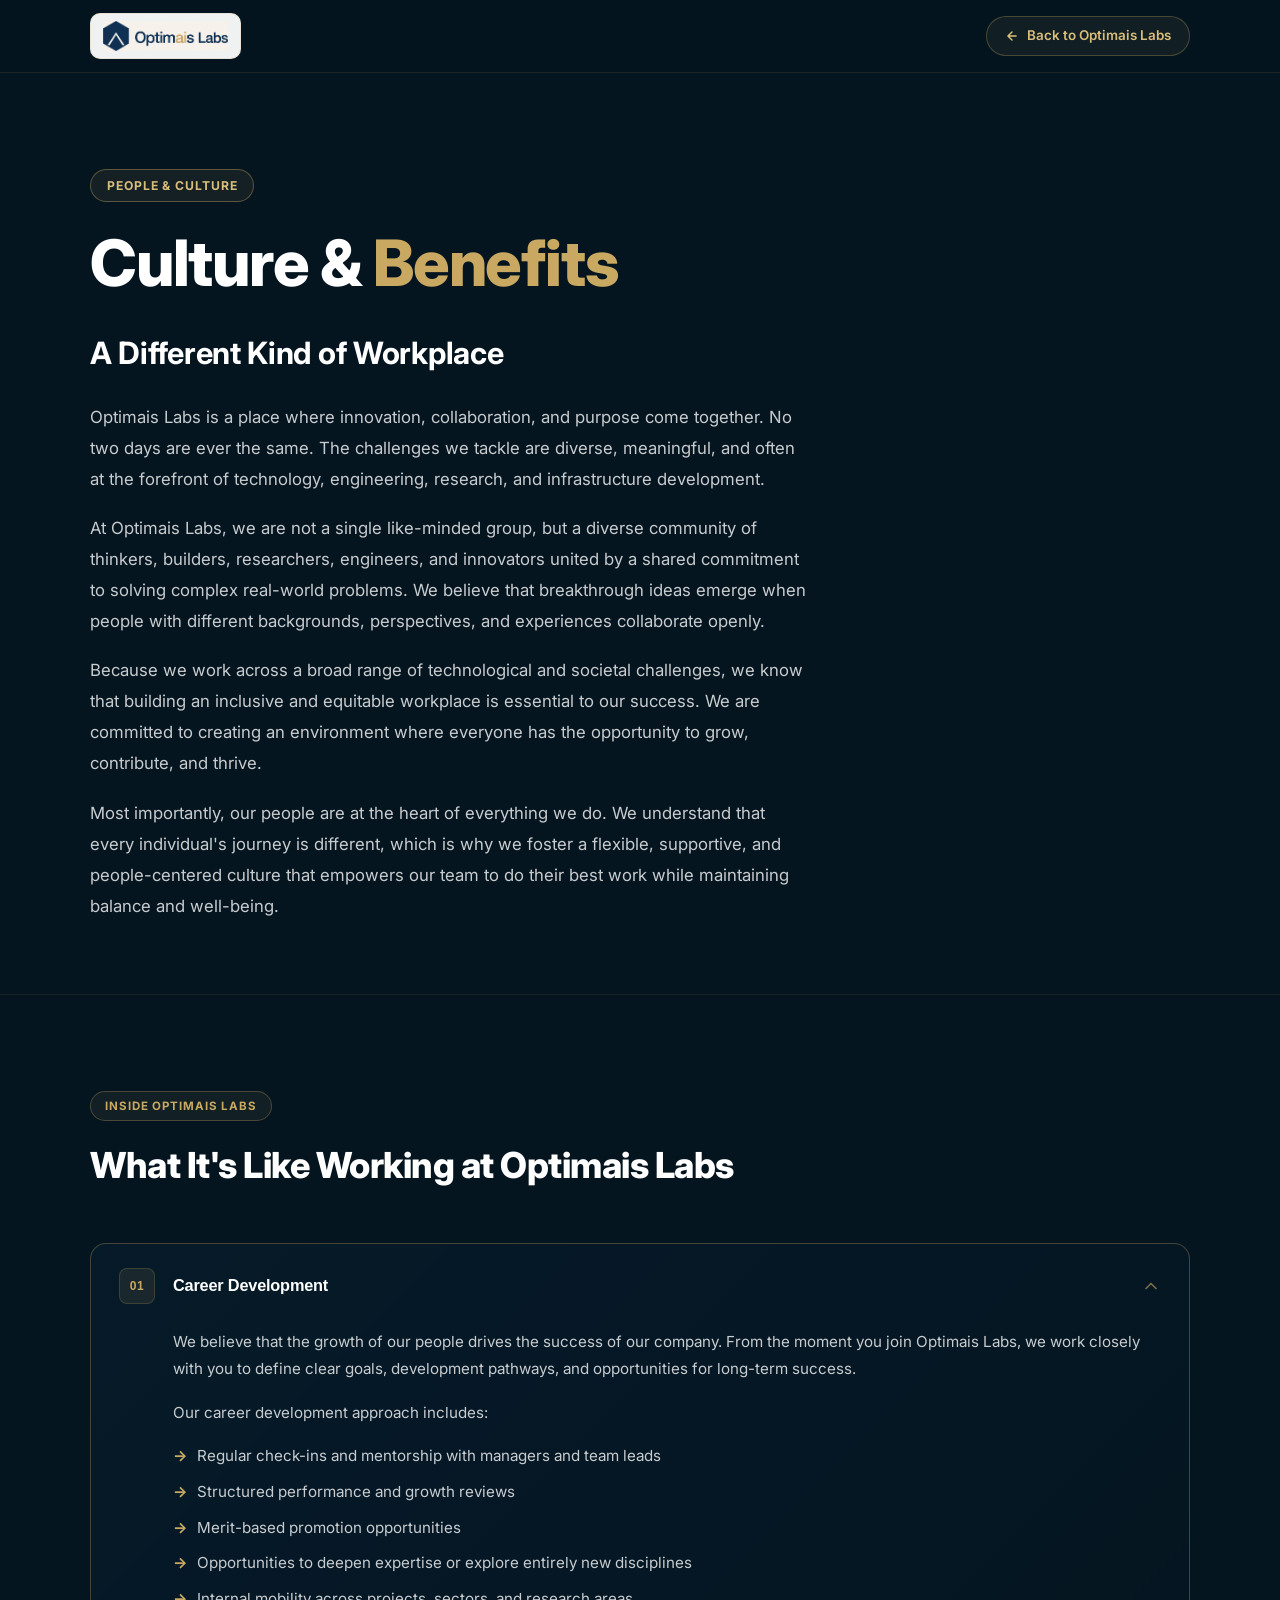
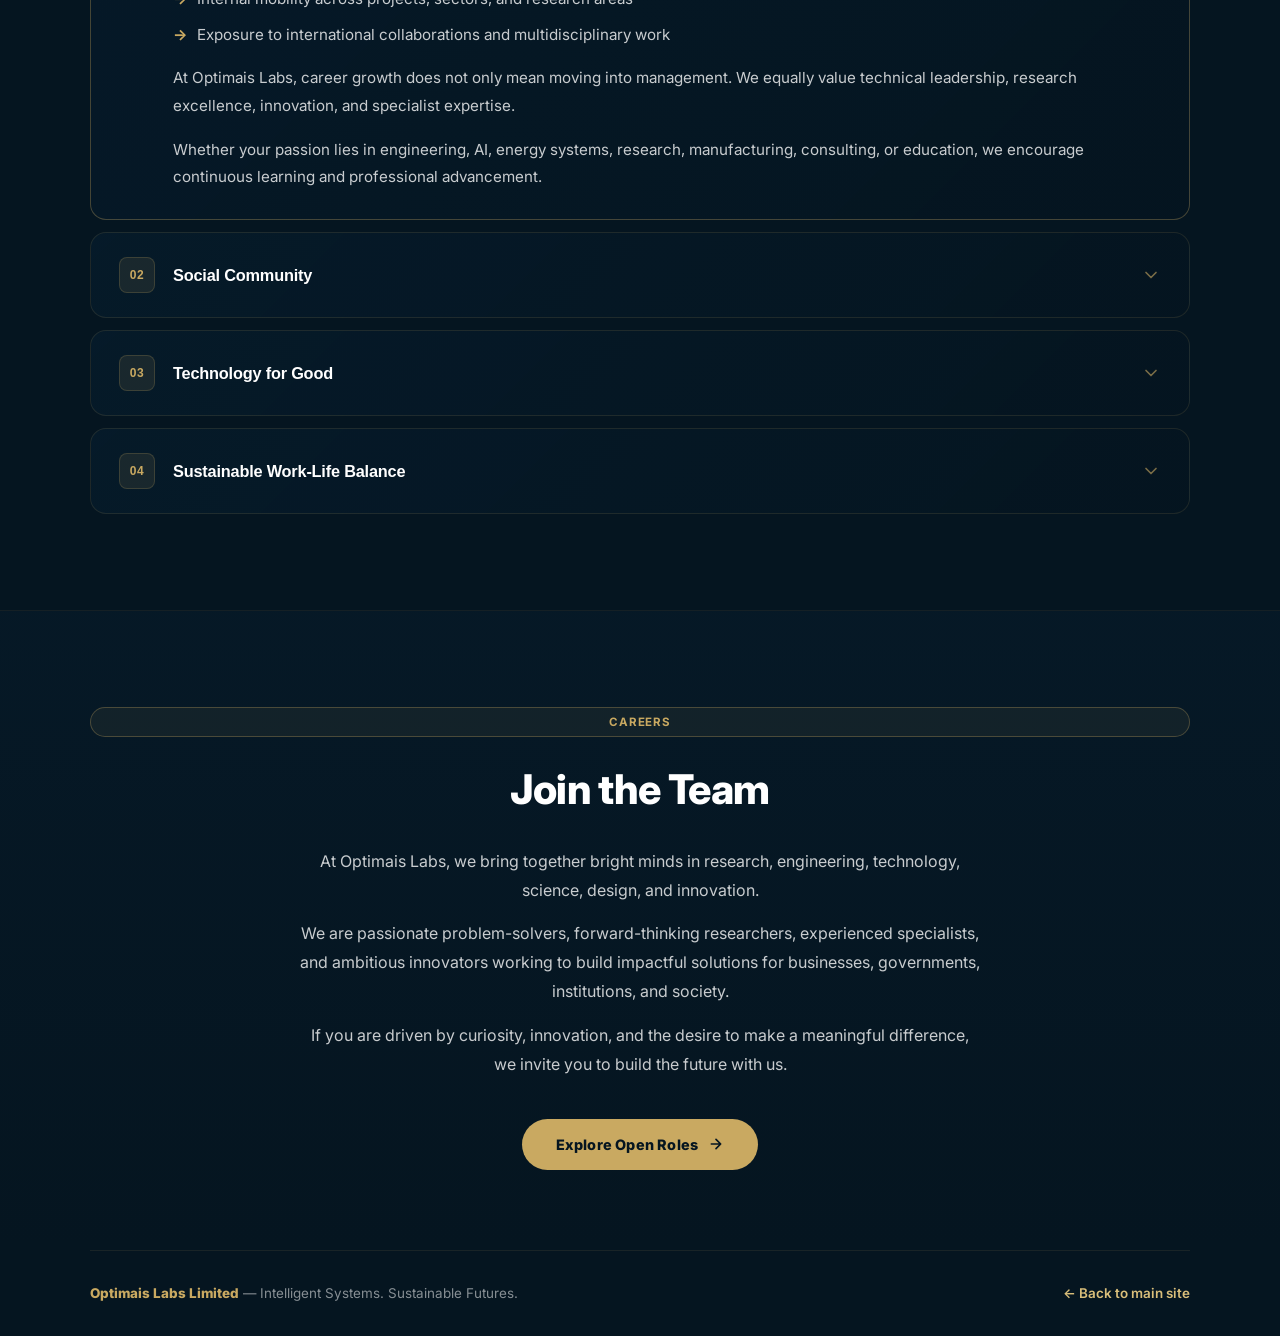
<file: public/culture-benefits.html>
<!doctype html>
<html lang="en">
  <head>
    <meta charset="utf-8">
    <meta name="viewport" content="width=device-width, initial-scale=1">
    <meta name="description" content="Culture and Benefits at Optimais Labs Limited — a people-centered workplace built on innovation, collaboration, and purpose.">
    <title>Culture &amp; Benefits | Optimais Labs Limited</title>
    <link rel="preconnect" href="https://fonts.googleapis.com">
    <link rel="preconnect" href="https://fonts.gstatic.com" crossorigin>
    <link href="https://fonts.googleapis.com/css2?family=Inter:wght@400;500;600;700;800&display=swap" rel="stylesheet">
    <style>
      :root {
        --black:   #051520;
        --white:   #ffffff;
        --gold:         #C9A961;
        --gold-light:   #d9be7a;
        --navy:         #0B2D4A;
        --muted:        rgba(255, 255, 255, 0.52);
        --muted-2:      rgba(255, 255, 255, 0.78);
        --card-border:  rgba(255, 255, 255, 0.09);
        --radius:    10px;
        --radius-lg: 16px;
      }

      * { box-sizing: border-box; }
      html { scroll-behavior: smooth; }
      body {
        margin: 0;
        background: var(--black);
        color: var(--white);
        font-family: "Inter", "Helvetica Neue", Arial, sans-serif;
        line-height: 1.6;
        -webkit-font-smoothing: antialiased;
      }
      a { color: inherit; text-decoration: none; }
      img { display: block; max-width: 100%; }
      h1,h2,h3,p { margin-top: 0; }

      .shell { width: min(1100px, calc(100% - 48px)); margin: 0 auto; }

      /* ─── HEADER ─── */
      .site-header {
        position: sticky; top: 0; z-index: 20;
        border-bottom: 1px solid rgba(201,169,97,0.12);
        background: rgba(5,21,32,0.92);
        backdrop-filter: blur(22px);
      }
      .nav {
        display: flex; align-items: center; justify-content: space-between;
        min-height: 72px; gap: 16px;
      }
      .brand {
        display: inline-flex; align-items: center; height: 46px;
        padding: 7px 12px; border-radius: var(--radius);
        border: 1px solid rgba(201,169,97,0.2);
        background: rgba(255,255,255,0.94); gap: 10px;
      }
      .brand img { height: 30px; width: auto; }
      .back-link {
        display: inline-flex; align-items: center; gap: 8px;
        padding: 8px 18px; border-radius: 999px;
        border: 1px solid rgba(201,169,97,0.3);
        background: rgba(201,169,97,0.07);
        color: var(--gold-light); font-size: 0.84rem; font-weight: 600;
        transition: background 0.2s;
      }
      .back-link:hover { background: rgba(201,169,97,0.15); }

      /* ─── HERO ─── */
      .cb-hero {
        padding: 96px 0 72px;
        border-bottom: 1px solid rgba(201,169,97,0.08);
      }
      .eyebrow {
        display: inline-flex; align-items: center; gap: 8px;
        margin: 0 0 28px; padding: 6px 16px; border-radius: 999px;
        border: 1px solid rgba(201,169,97,0.4);
        background: rgba(201,169,97,0.08);
        color: var(--gold-light); font-size: 0.76rem; font-weight: 700;
        text-transform: uppercase; letter-spacing: 0.9px;
      }
      .cb-hero h1 {
        max-width: 760px; margin-bottom: 28px;
        font-size: clamp(2.4rem,5vw,4.2rem);
        line-height: 1.04; font-weight: 800; letter-spacing: -1.2px;
      }
      .cb-hero h1 span { color: var(--gold); }
      .cb-hero .lead {
        max-width: 720px; color: var(--muted-2);
        font-size: 1.05rem; line-height: 1.85;
      }
      .cb-hero .lead p { margin-bottom: 18px; }
      .cb-hero .lead p:last-child { margin-bottom: 0; }

      /* ─── WHAT IT'S LIKE ─── */
      .section-label {
        display: inline-block; margin-bottom: 16px; padding: 5px 14px;
        border-radius: 999px; border: 1px solid rgba(201,169,97,0.3);
        background: rgba(201,169,97,0.07); color: var(--gold);
        font-size: 0.72rem; font-weight: 700;
        text-transform: uppercase; letter-spacing: 0.9px;
      }
      .like-section { padding: 96px 0; border-bottom: 1px solid rgba(201,169,97,0.08); }
      .like-section > .shell > h2 {
        margin-bottom: 48px;
        font-size: clamp(1.7rem,2.8vw,2.6rem);
        font-weight: 800; letter-spacing: -0.5px;
      }

      /* ─── ACCORDION ─── */
      .cb-accordion { display: flex; flex-direction: column; gap: 12px; }

      .cb-item {
        border: 1px solid rgba(201,169,97,0.13);
        border-radius: var(--radius-lg);
        background: linear-gradient(135deg, rgba(11,45,74,0.22), rgba(5,21,32,0.3));
        overflow: hidden;
        transition: border-color 0.2s;
      }
      .cb-item:has(.cb-panel.open) { border-color: rgba(201,169,97,0.32); }

      .cb-trigger {
        display: flex; align-items: center; justify-content: space-between;
        width: 100%; padding: 24px 28px; background: none; border: none;
        color: var(--white); cursor: pointer; text-align: left; gap: 16px;
        transition: background 0.18s;
      }
      .cb-trigger:hover { background: rgba(201,169,97,0.06); }

      .cb-trigger-left { display: flex; align-items: center; gap: 18px; }
      .cb-trigger-num {
        width: 36px; height: 36px; border-radius: 8px; flex-shrink: 0;
        background: rgba(201,169,97,0.1); border: 1px solid rgba(201,169,97,0.2);
        display: flex; align-items: center; justify-content: center;
        font-size: 0.75rem; font-weight: 800; color: var(--gold); letter-spacing: 0.5px;
      }
      .cb-trigger h3 {
        margin: 0; font-size: 1.02rem; font-weight: 700; letter-spacing: -0.2px;
      }

      .cb-chevron {
        flex-shrink: 0; transition: transform 0.3s;
        color: rgba(201,169,97,0.6);
      }
      .cb-panel.open ~ .cb-trigger .cb-chevron,
      .cb-item.open .cb-chevron { transform: rotate(180deg); }

      .cb-panel {
        display: grid; grid-template-rows: 0fr;
        transition: grid-template-rows 0.35s ease;
      }
      .cb-panel.open { grid-template-rows: 1fr; }
      .cb-panel > div { overflow: hidden; }

      .cb-panel-body {
        padding: 0 28px 28px 82px;
        color: var(--muted-2); font-size: 0.95rem; line-height: 1.82;
      }
      .cb-panel-body p { margin-bottom: 16px; }
      .cb-panel-body p:last-child { margin-bottom: 0; }
      .cb-panel-body ul {
        margin: 12px 0 16px 0; padding-left: 0; list-style: none;
        display: flex; flex-direction: column; gap: 8px;
      }
      .cb-panel-body ul li {
        display: flex; align-items: baseline; gap: 10px;
        color: var(--muted-2);
      }
      .cb-panel-body ul li::before {
        content: '→'; color: var(--gold); font-weight: 700; flex-shrink: 0;
      }

      /* ─── JOIN SECTION ─── */
      .join-section {
        padding: 96px 0 80px;
        text-align: center;
        background: linear-gradient(180deg, rgba(11,45,74,0.15) 0%, transparent 100%);
      }
      .join-section h2 {
        max-width: 640px; margin: 0 auto 24px;
        font-size: clamp(1.8rem,3.2vw,3rem);
        font-weight: 800; letter-spacing: -0.6px;
      }
      .join-section .lead {
        max-width: 680px; margin: 0 auto 40px;
        color: var(--muted-2); font-size: 1rem; line-height: 1.82;
      }
      .join-section .lead p { margin-bottom: 14px; }
      .join-section .lead p:last-child { margin-bottom: 0; }
      .join-btn {
        display: inline-flex; align-items: center; gap: 10px;
        padding: 14px 34px; border-radius: 999px;
        background: var(--gold); color: var(--black);
        font-size: 0.9rem; font-weight: 800; letter-spacing: 0.2px;
        border: none; cursor: pointer;
        transition: background 0.2s, transform 0.15s;
        text-decoration: none;
      }
      .join-btn:hover { background: var(--gold-light); transform: translateY(-2px); }

      /* ─── FOOTER ─── */
      .dt-footer {
        padding: 32px 0;
        border-top: 1px solid rgba(201,169,97,0.1);
        display: flex; align-items: center; justify-content: space-between;
        flex-wrap: wrap; gap: 16px;
        color: var(--muted); font-size: 0.84rem;
      }
      .footer-mark { color: var(--gold); font-weight: 800; }

      @media (max-width: 680px) {
        .shell { width: calc(100% - 28px); }
        .cb-panel-body { padding: 0 20px 24px 20px; }
        .cb-trigger { padding: 20px; }
        .cb-trigger-left { gap: 12px; }
      }
    </style>
  </head>
  <body>

    <header class="site-header">
      <nav class="shell nav">
        <a class="brand" href="index.html" aria-label="Optimais Labs home">
          <img src="brand_assets/optimaislabs.png" alt="Optimais Labs">
        </a>
        <a href="index.html" class="back-link">
          <svg width="14" height="14" viewBox="0 0 24 24" fill="none" stroke="currentColor" stroke-width="2.5" stroke-linecap="round" stroke-linejoin="round"><path d="M19 12H5M12 19l-7-7 7-7"/></svg>
          Back to Optimais Labs
        </a>
      </nav>
    </header>

    <main>

      <!-- ─── HERO ─── -->
      <section class="cb-hero">
        <div class="shell">
          <p class="eyebrow">People &amp; Culture</p>
          <h1>Culture &amp; <span>Benefits</span></h1>
          <div class="lead">
            <h2 style="font-size:clamp(1.4rem,2.4vw,2rem);font-weight:700;margin-bottom:20px;letter-spacing:-0.3px;color:var(--white);">A Different Kind of Workplace</h2>
            <p>Optimais Labs is a place where innovation, collaboration, and purpose come together. No two days are ever the same. The challenges we tackle are diverse, meaningful, and often at the forefront of technology, engineering, research, and infrastructure development.</p>
            <p>At Optimais Labs, we are not a single like-minded group, but a diverse community of thinkers, builders, researchers, engineers, and innovators united by a shared commitment to solving complex real-world problems. We believe that breakthrough ideas emerge when people with different backgrounds, perspectives, and experiences collaborate openly.</p>
            <p>Because we work across a broad range of technological and societal challenges, we know that building an inclusive and equitable workplace is essential to our success. We are committed to creating an environment where everyone has the opportunity to grow, contribute, and thrive.</p>
            <p>Most importantly, our people are at the heart of everything we do. We understand that every individual's journey is different, which is why we foster a flexible, supportive, and people-centered culture that empowers our team to do their best work while maintaining balance and well-being.</p>
          </div>
        </div>
      </section>

      <!-- ─── WHAT IT'S LIKE ─── -->
      <section class="like-section">
        <div class="shell">
          <p class="section-label">Inside Optimais Labs</p>
          <h2>What It's Like Working at Optimais Labs</h2>

          <div class="cb-accordion">

            <!-- Career Development -->
            <div class="cb-item open" id="item-career">
              <button class="cb-trigger" type="button" aria-expanded="true" onclick="toggleCB('item-career')">
                <div class="cb-trigger-left">
                  <div class="cb-trigger-num">01</div>
                  <h3>Career Development</h3>
                </div>
                <svg class="cb-chevron" width="20" height="20" viewBox="0 0 24 24" fill="none" stroke="currentColor" stroke-width="2" stroke-linecap="round" stroke-linejoin="round"><path d="M6 9l6 6 6-6"/></svg>
              </button>
              <div class="cb-panel open" id="panel-career">
                <div>
                  <div class="cb-panel-body">
                    <p>We believe that the growth of our people drives the success of our company. From the moment you join Optimais Labs, we work closely with you to define clear goals, development pathways, and opportunities for long-term success.</p>
                    <p>Our career development approach includes:</p>
                    <ul>
                      <li>Regular check-ins and mentorship with managers and team leads</li>
                      <li>Structured performance and growth reviews</li>
                      <li>Merit-based promotion opportunities</li>
                      <li>Opportunities to deepen expertise or explore entirely new disciplines</li>
                      <li>Internal mobility across projects, sectors, and research areas</li>
                      <li>Exposure to international collaborations and multidisciplinary work</li>
                    </ul>
                    <p>At Optimais Labs, career growth does not only mean moving into management. We equally value technical leadership, research excellence, innovation, and specialist expertise.</p>
                    <p>Whether your passion lies in engineering, AI, energy systems, research, manufacturing, consulting, or education, we encourage continuous learning and professional advancement.</p>
                  </div>
                </div>
              </div>
            </div>

            <!-- Social Community -->
            <div class="cb-item" id="item-social">
              <button class="cb-trigger" type="button" aria-expanded="false" onclick="toggleCB('item-social')">
                <div class="cb-trigger-left">
                  <div class="cb-trigger-num">02</div>
                  <h3>Social Community</h3>
                </div>
                <svg class="cb-chevron" width="20" height="20" viewBox="0 0 24 24" fill="none" stroke="currentColor" stroke-width="2" stroke-linecap="round" stroke-linejoin="round"><path d="M6 9l6 6 6-6"/></svg>
              </button>
              <div class="cb-panel" id="panel-social">
                <div>
                  <div class="cb-panel-body">
                    <p>We believe strong teams are built through meaningful human connections. Optimais Labs fosters an active and engaging social culture where employees can collaborate, connect, and unwind beyond project work.</p>
                    <p>Throughout the year, we support a variety of social and community activities, including:</p>
                    <ul>
                      <li>Team gatherings and networking events</li>
                      <li>Innovation workshops and hackathons</li>
                      <li>Sports and wellness activities</li>
                      <li>Game nights and informal meetups</li>
                      <li>Community outreach initiatives</li>
                      <li>Professional and cultural events</li>
                    </ul>
                    <p>We encourage employees to bring new ideas and initiatives to the community, helping shape a vibrant and inclusive workplace culture.</p>
                  </div>
                </div>
              </div>
            </div>

            <!-- Technology for Good -->
            <div class="cb-item" id="item-tech">
              <button class="cb-trigger" type="button" aria-expanded="false" onclick="toggleCB('item-tech')">
                <div class="cb-trigger-left">
                  <div class="cb-trigger-num">03</div>
                  <h3>Technology for Good</h3>
                </div>
                <svg class="cb-chevron" width="20" height="20" viewBox="0 0 24 24" fill="none" stroke="currentColor" stroke-width="2" stroke-linecap="round" stroke-linejoin="round"><path d="M6 9l6 6 6-6"/></svg>
              </button>
              <div class="cb-panel" id="panel-tech">
                <div>
                  <div class="cb-panel-body">
                    <p>At Optimais Labs, we believe technology should be a force for positive impact. Innovation should not only advance industries, but also improve lives, strengthen communities, and support a more sustainable future.</p>
                    <p>Our mission is to develop and apply technology responsibly across areas such as:</p>
                    <ul>
                      <li>Artificial intelligence and intelligent systems</li>
                      <li>Renewable energy and sustainable infrastructure</li>
                      <li>Advanced manufacturing and automation</li>
                      <li>Research and education</li>
                      <li>Data-driven decision-making and optimization</li>
                    </ul>
                    <p>We strive to help both our organization and our partners create solutions that generate meaningful economic, social, and environmental value.</p>
                  </div>
                </div>
              </div>
            </div>

            <!-- Work-Life Balance -->
            <div class="cb-item" id="item-balance">
              <button class="cb-trigger" type="button" aria-expanded="false" onclick="toggleCB('item-balance')">
                <div class="cb-trigger-left">
                  <div class="cb-trigger-num">04</div>
                  <h3>Sustainable Work-Life Balance</h3>
                </div>
                <svg class="cb-chevron" width="20" height="20" viewBox="0 0 24 24" fill="none" stroke="currentColor" stroke-width="2" stroke-linecap="round" stroke-linejoin="round"><path d="M6 9l6 6 6-6"/></svg>
              </button>
              <div class="cb-panel" id="panel-balance">
                <div>
                  <div class="cb-panel-body">
                    <p>We recognize that exceptional work happens when people are supported, trusted, and given flexibility.</p>
                    <p>Optimais Labs promotes a healthy and sustainable work culture by encouraging:</p>
                    <ul>
                      <li>Flexible working arrangements</li>
                      <li>Respect for personal time and well-being</li>
                      <li>Balanced workloads and realistic expectations</li>
                      <li>Comfortable and collaborative work environments</li>
                      <li>Hybrid and remote collaboration where appropriate</li>
                    </ul>
                    <p>We maintain a professional yet relaxed atmosphere where individuals can feel comfortable, creative, and productive. Across our workspaces, we aim to provide environments that support both collaboration and focused independent work.</p>
                  </div>
                </div>
              </div>
            </div>

          </div>
        </div>
      </section>

      <!-- ─── JOIN THE TEAM ─── -->
      <section class="join-section">
        <div class="shell">
          <p class="section-label" style="display:block;text-align:center;margin-bottom:20px;">Careers</p>
          <h2>Join the Team</h2>
          <div class="lead">
            <p>At Optimais Labs, we bring together bright minds in research, engineering, technology, science, design, and innovation.</p>
            <p>We are passionate problem-solvers, forward-thinking researchers, experienced specialists, and ambitious innovators working to build impactful solutions for businesses, governments, institutions, and society.</p>
            <p>If you are driven by curiosity, innovation, and the desire to make a meaningful difference, we invite you to build the future with us.</p>
          </div>
          <a href="index.html" class="join-btn">
            Explore Open Roles
            <svg width="16" height="16" viewBox="0 0 24 24" fill="none" stroke="currentColor" stroke-width="2.5" stroke-linecap="round" stroke-linejoin="round"><path d="M5 12h14M12 5l7 7-7 7"/></svg>
          </a>
        </div>
      </section>

    </main>

    <footer class="shell dt-footer">
      <span><span class="footer-mark">Optimais Labs Limited</span> — Intelligent Systems. Sustainable Futures.</span>
      <a href="index.html" style="color:var(--gold-light);font-weight:600;">← Back to main site</a>
    </footer>

    <script>
      function toggleCB(itemId) {
        var item = document.getElementById(itemId);
        var panelId = 'panel-' + itemId.replace('item-', '');
        var panel = document.getElementById(panelId);
        var trigger = item.querySelector('.cb-trigger');
        var isOpen = panel.classList.contains('open');

        // Close all
        document.querySelectorAll('.cb-panel').forEach(function(p) { p.classList.remove('open'); });
        document.querySelectorAll('.cb-item').forEach(function(i) { i.classList.remove('open'); });
        document.querySelectorAll('.cb-trigger').forEach(function(t) { t.setAttribute('aria-expanded','false'); });

        // Open clicked if it was closed
        if (!isOpen) {
          panel.classList.add('open');
          item.classList.add('open');
          trigger.setAttribute('aria-expanded', 'true');
        }
      }
    </script>

  </body>
</html>
</file>
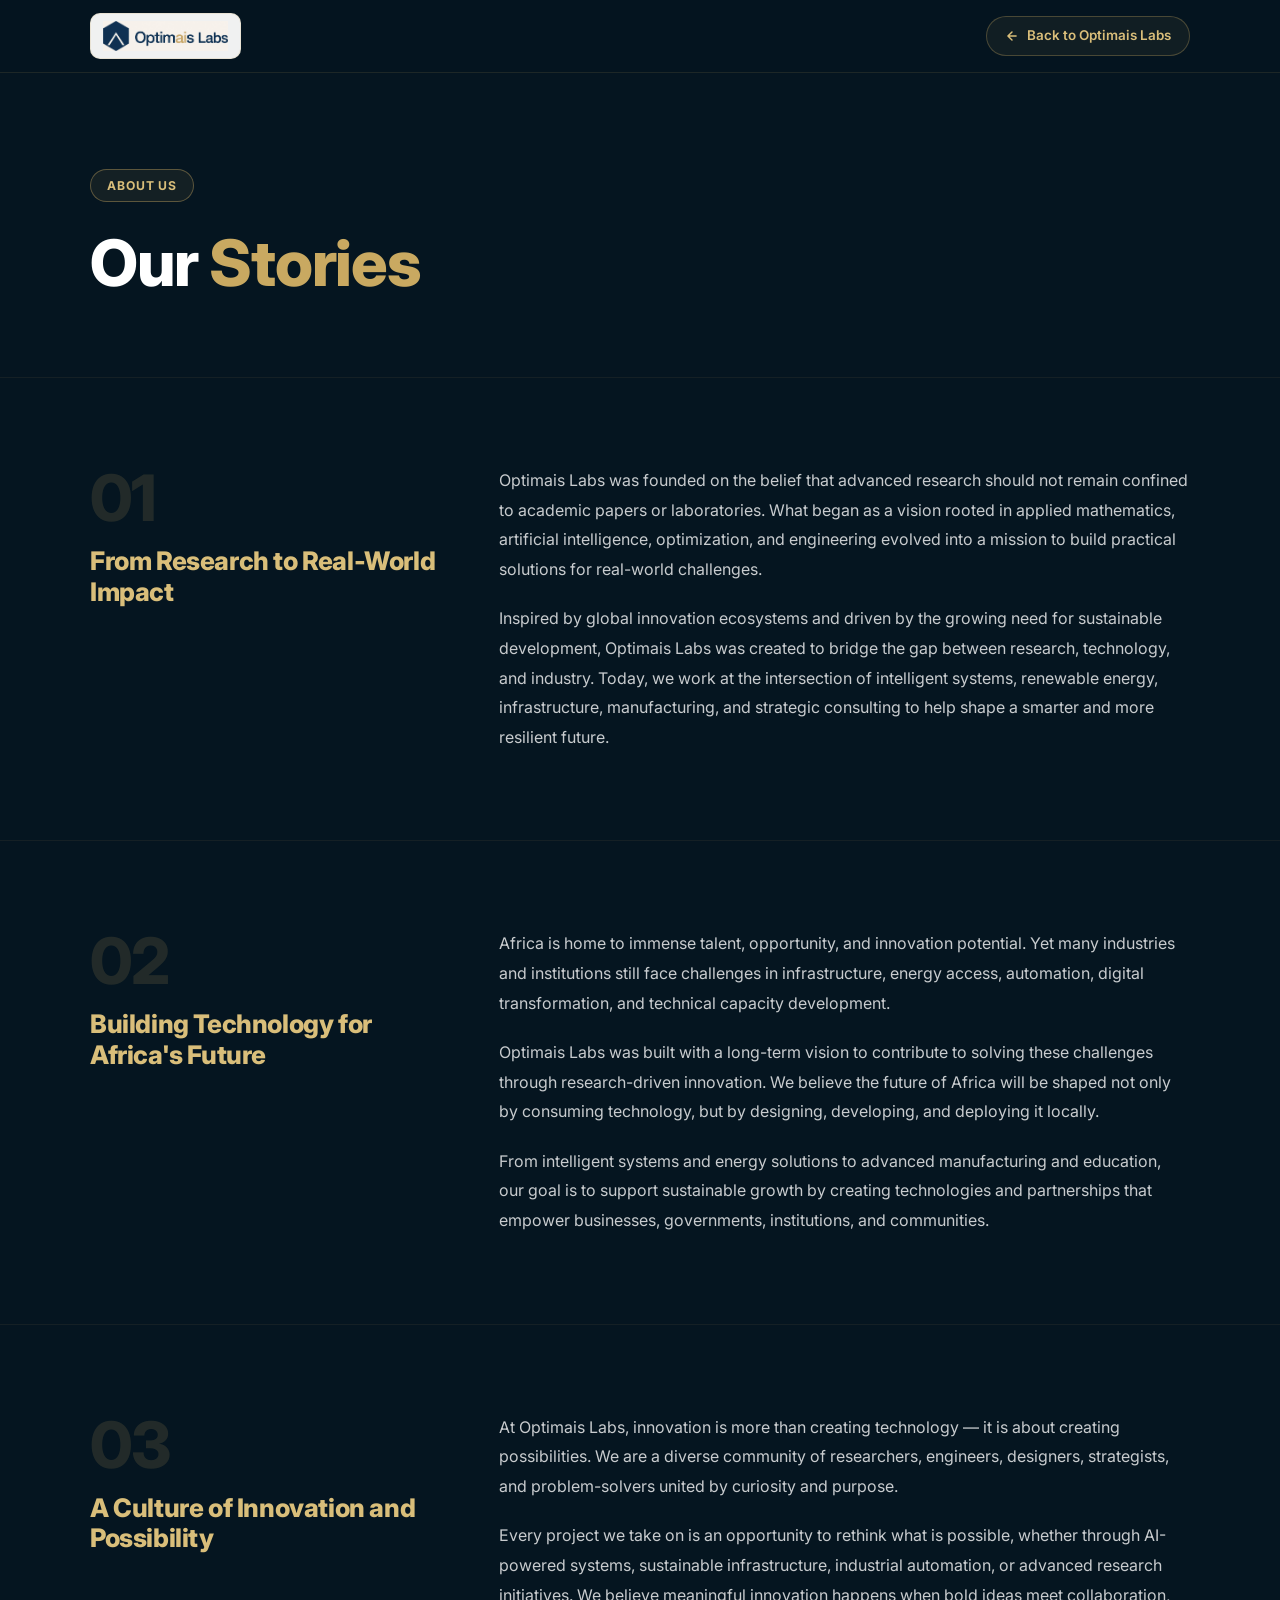
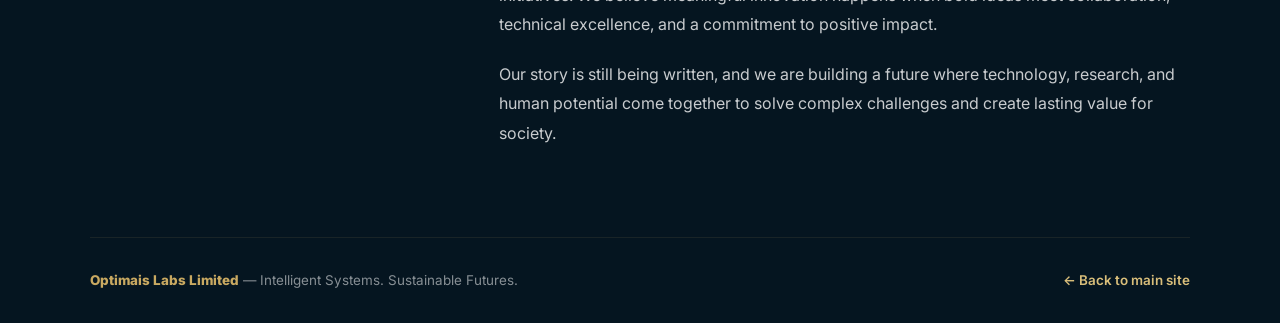
<file: public/our-stories.html>
<!doctype html>
<html lang="en">
  <head>
    <meta charset="utf-8">
    <meta name="viewport" content="width=device-width, initial-scale=1">
    <meta name="description" content="Our Stories — the Optimais Labs journey from research to real-world impact.">
    <title>Our Stories | Optimais Labs Limited</title>
    <link rel="preconnect" href="https://fonts.googleapis.com">
    <link rel="preconnect" href="https://fonts.gstatic.com" crossorigin>
    <link href="https://fonts.googleapis.com/css2?family=Inter:wght@400;500;600;700;800&display=swap" rel="stylesheet">
    <style>
      :root {
        --black:   #051520;
        --white:   #ffffff;
        --gold:         #C9A961;
        --gold-light:   #d9be7a;
        --navy:         #0B2D4A;
        --muted:        rgba(255, 255, 255, 0.52);
        --muted-2:      rgba(255, 255, 255, 0.78);
        --radius:    10px;
        --radius-lg: 16px;
      }

      * { box-sizing: border-box; }
      html { scroll-behavior: smooth; }
      body {
        margin: 0;
        background: var(--black);
        color: var(--white);
        font-family: "Inter", "Helvetica Neue", Arial, sans-serif;
        line-height: 1.6;
        -webkit-font-smoothing: antialiased;
      }
      a { color: inherit; text-decoration: none; }
      img { display: block; max-width: 100%; }
      h1,h2,h3,p { margin-top: 0; }

      .shell { width: min(1100px, calc(100% - 48px)); margin: 0 auto; }

      /* ─── HEADER ─── */
      .site-header {
        position: sticky; top: 0; z-index: 20;
        border-bottom: 1px solid rgba(201,169,97,0.12);
        background: rgba(5,21,32,0.92);
        backdrop-filter: blur(22px);
      }
      .nav {
        display: flex; align-items: center; justify-content: space-between;
        min-height: 72px; gap: 16px;
      }
      .brand {
        display: inline-flex; align-items: center; height: 46px;
        padding: 7px 12px; border-radius: var(--radius);
        border: 1px solid rgba(201,169,97,0.2);
        background: rgba(255,255,255,0.94); gap: 10px;
      }
      .brand img { height: 30px; width: auto; }
      .back-link {
        display: inline-flex; align-items: center; gap: 8px;
        padding: 8px 18px; border-radius: 999px;
        border: 1px solid rgba(201,169,97,0.3);
        background: rgba(201,169,97,0.07);
        color: var(--gold-light); font-size: 0.84rem; font-weight: 600;
        transition: background 0.2s;
      }
      .back-link:hover { background: rgba(201,169,97,0.15); }

      /* ─── HERO ─── */
      .os-hero {
        padding: 96px 0 80px;
        border-bottom: 1px solid rgba(201,169,97,0.08);
      }
      .eyebrow {
        display: inline-flex; align-items: center; gap: 8px;
        margin: 0 0 28px; padding: 6px 16px; border-radius: 999px;
        border: 1px solid rgba(201,169,97,0.4);
        background: rgba(201,169,97,0.08);
        color: var(--gold-light); font-size: 0.76rem; font-weight: 700;
        text-transform: uppercase; letter-spacing: 0.9px;
      }
      .os-hero h1 {
        max-width: 680px; margin-bottom: 0;
        font-size: clamp(2.4rem,5vw,4.2rem);
        line-height: 1.04; font-weight: 800; letter-spacing: -1.2px;
      }
      .os-hero h1 span { color: var(--gold); }

      /* ─── STORIES ─── */
      .story-block {
        padding: 88px 0;
        border-bottom: 1px solid rgba(201,169,97,0.08);
      }
      .story-block:last-of-type { border-bottom: none; }

      .story-inner {
        display: grid;
        grid-template-columns: 1fr 2fr;
        gap: 64px;
        align-items: start;
      }

      .story-label-col { position: sticky; top: 96px; }

      .section-label {
        display: inline-block; margin-bottom: 16px; padding: 5px 14px;
        border-radius: 999px; border: 1px solid rgba(201,169,97,0.3);
        background: rgba(201,169,97,0.07); color: var(--gold);
        font-size: 0.72rem; font-weight: 700;
        text-transform: uppercase; letter-spacing: 0.9px;
      }

      .story-num {
        font-size: 4rem; font-weight: 800; letter-spacing: -2px;
        color: rgba(201,169,97,0.15); line-height: 1;
        margin: 0 0 16px;
      }

      .story-label-col h2 {
        font-size: clamp(1.3rem,2vw,1.8rem); font-weight: 800;
        letter-spacing: -0.4px; line-height: 1.2;
        margin: 0;
        color: var(--gold-light);
      }

      .story-body {
        color: var(--muted-2); font-size: 1rem; line-height: 1.85;
      }
      .story-body p { margin-bottom: 20px; }
      .story-body p:last-child { margin-bottom: 0; }

      /* ─── FOOTER ─── */
      .dt-footer {
        padding: 32px 0;
        border-top: 1px solid rgba(201,169,97,0.1);
        display: flex; align-items: center; justify-content: space-between;
        flex-wrap: wrap; gap: 16px;
        color: var(--muted); font-size: 0.84rem;
      }
      .footer-mark { color: var(--gold); font-weight: 800; }

      @media (max-width: 860px) {
        .story-inner { grid-template-columns: 1fr; gap: 32px; }
        .story-label-col { position: static; }
        .story-num { font-size: 2.8rem; }
      }
      @media (max-width: 560px) {
        .shell { width: calc(100% - 28px); }
        .os-hero { padding: 72px 0 56px; }
      }
    </style>
  </head>
  <body>

    <header class="site-header">
      <nav class="shell nav">
        <a class="brand" href="index.html" aria-label="Optimais Labs home">
          <img src="brand_assets/optimaislabs.png" alt="Optimais Labs">
        </a>
        <a href="index.html" class="back-link">
          <svg width="14" height="14" viewBox="0 0 24 24" fill="none" stroke="currentColor" stroke-width="2.5" stroke-linecap="round" stroke-linejoin="round"><path d="M19 12H5M12 19l-7-7 7-7"/></svg>
          Back to Optimais Labs
        </a>
      </nav>
    </header>

    <main>

      <!-- ─── HERO ─── -->
      <section class="os-hero">
        <div class="shell">
          <p class="eyebrow">About Us</p>
          <h1>Our <span>Stories</span></h1>
        </div>
      </section>

      <!-- ─── STORY 1 ─── -->
      <section class="story-block">
        <div class="shell">
          <div class="story-inner">
            <div class="story-label-col">
              <p class="story-num">01</p>
              <h2>From Research to Real-World Impact</h2>
            </div>
            <div class="story-body">
              <p>Optimais Labs was founded on the belief that advanced research should not remain confined to academic papers or laboratories. What began as a vision rooted in applied mathematics, artificial intelligence, optimization, and engineering evolved into a mission to build practical solutions for real-world challenges.</p>
              <p>Inspired by global innovation ecosystems and driven by the growing need for sustainable development, Optimais Labs was created to bridge the gap between research, technology, and industry. Today, we work at the intersection of intelligent systems, renewable energy, infrastructure, manufacturing, and strategic consulting to help shape a smarter and more resilient future.</p>
            </div>
          </div>
        </div>
      </section>

      <!-- ─── STORY 2 ─── -->
      <section class="story-block">
        <div class="shell">
          <div class="story-inner">
            <div class="story-label-col">
              <p class="story-num">02</p>
              <h2>Building Technology for Africa's Future</h2>
            </div>
            <div class="story-body">
              <p>Africa is home to immense talent, opportunity, and innovation potential. Yet many industries and institutions still face challenges in infrastructure, energy access, automation, digital transformation, and technical capacity development.</p>
              <p>Optimais Labs was built with a long-term vision to contribute to solving these challenges through research-driven innovation. We believe the future of Africa will be shaped not only by consuming technology, but by designing, developing, and deploying it locally.</p>
              <p>From intelligent systems and energy solutions to advanced manufacturing and education, our goal is to support sustainable growth by creating technologies and partnerships that empower businesses, governments, institutions, and communities.</p>
            </div>
          </div>
        </div>
      </section>

      <!-- ─── STORY 3 ─── -->
      <section class="story-block">
        <div class="shell">
          <div class="story-inner">
            <div class="story-label-col">
              <p class="story-num">03</p>
              <h2>A Culture of Innovation and Possibility</h2>
            </div>
            <div class="story-body">
              <p>At Optimais Labs, innovation is more than creating technology — it is about creating possibilities. We are a diverse community of researchers, engineers, designers, strategists, and problem-solvers united by curiosity and purpose.</p>
              <p>Every project we take on is an opportunity to rethink what is possible, whether through AI-powered systems, sustainable infrastructure, industrial automation, or advanced research initiatives. We believe meaningful innovation happens when bold ideas meet collaboration, technical excellence, and a commitment to positive impact.</p>
              <p>Our story is still being written, and we are building a future where technology, research, and human potential come together to solve complex challenges and create lasting value for society.</p>
            </div>
          </div>
        </div>
      </section>

    </main>

    <footer class="shell dt-footer">
      <span><span class="footer-mark">Optimais Labs Limited</span> — Intelligent Systems. Sustainable Futures.</span>
      <a href="index.html" style="color:var(--gold-light);font-weight:600;">← Back to main site</a>
    </footer>

  </body>
</html>
</file>
